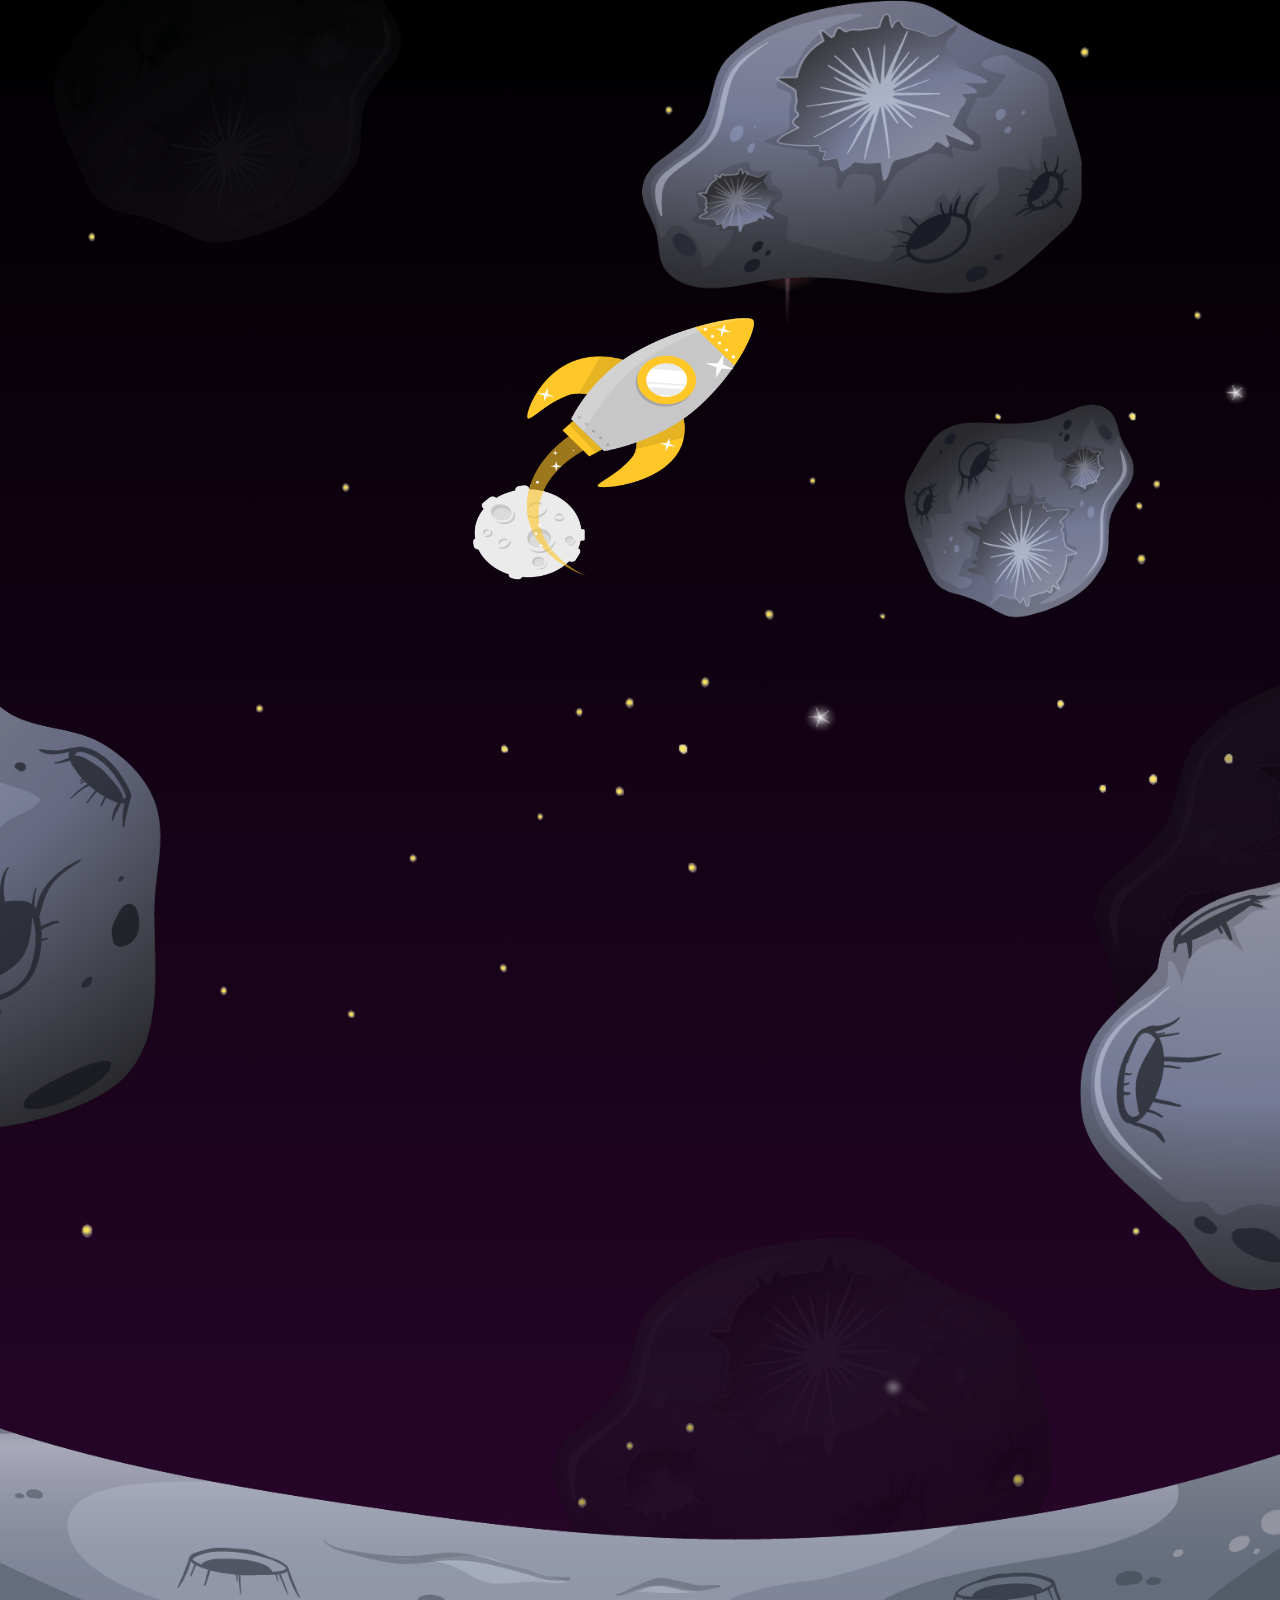
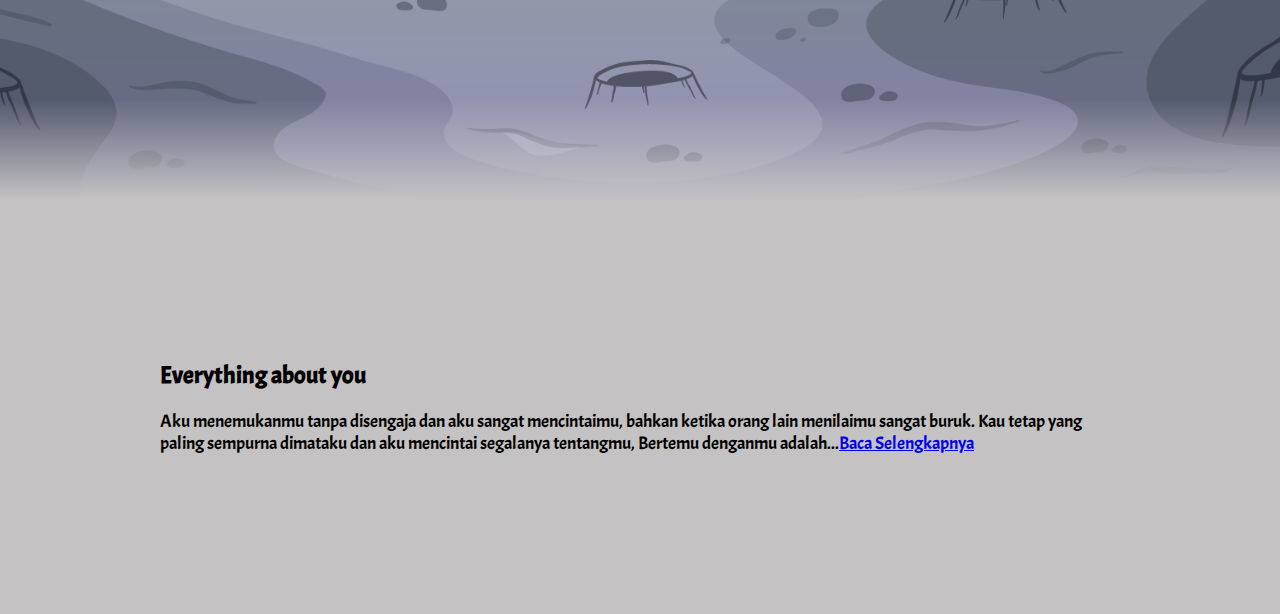
<file: index.html>
<!DOCTYPE html>
<html lang="en">
<head>
	<meta charset="utf-8">
	<meta http-equiv="X-UA-Compatible" content="IE=edge">
	<meta name="viewport" content="width=device-width, initial-scale=1.0">
	<title>Spesial Buat Kamu</title>
	<link rel="stylesheet" type="text/css" href="css/models.css">
</head>
<body>
	<div class="paralax">
		<img src="img/stars.png" id="stars">
		<img src="img/rocket.png" id="rocket">
		<img src="img/meteorid.png" id="meteorid">
		<h1 id="text">I Love You in <br> every Universe</h1>
		<a href="pesan.html" id="button">Scroll Bawah</a>
	</div>
	<div class="description">
		<h2>Everything about you</h2><br>
		<p>
			Aku menemukanmu tanpa disengaja dan aku sangat mencintaimu, bahkan ketika orang lain menilaimu sangat buruk. Kau tetap yang paling sempurna dimataku dan aku mencintai segalanya tentangmu, Bertemu denganmu adalah...<a href="pesan.html">Baca Selengkapnya</a>
		</p>
		<div class="button">
			<span>
            	
			</span>
		</div>
			
	</div>
	<script src="js/script.js"></script>
</body>
</html>
</file>
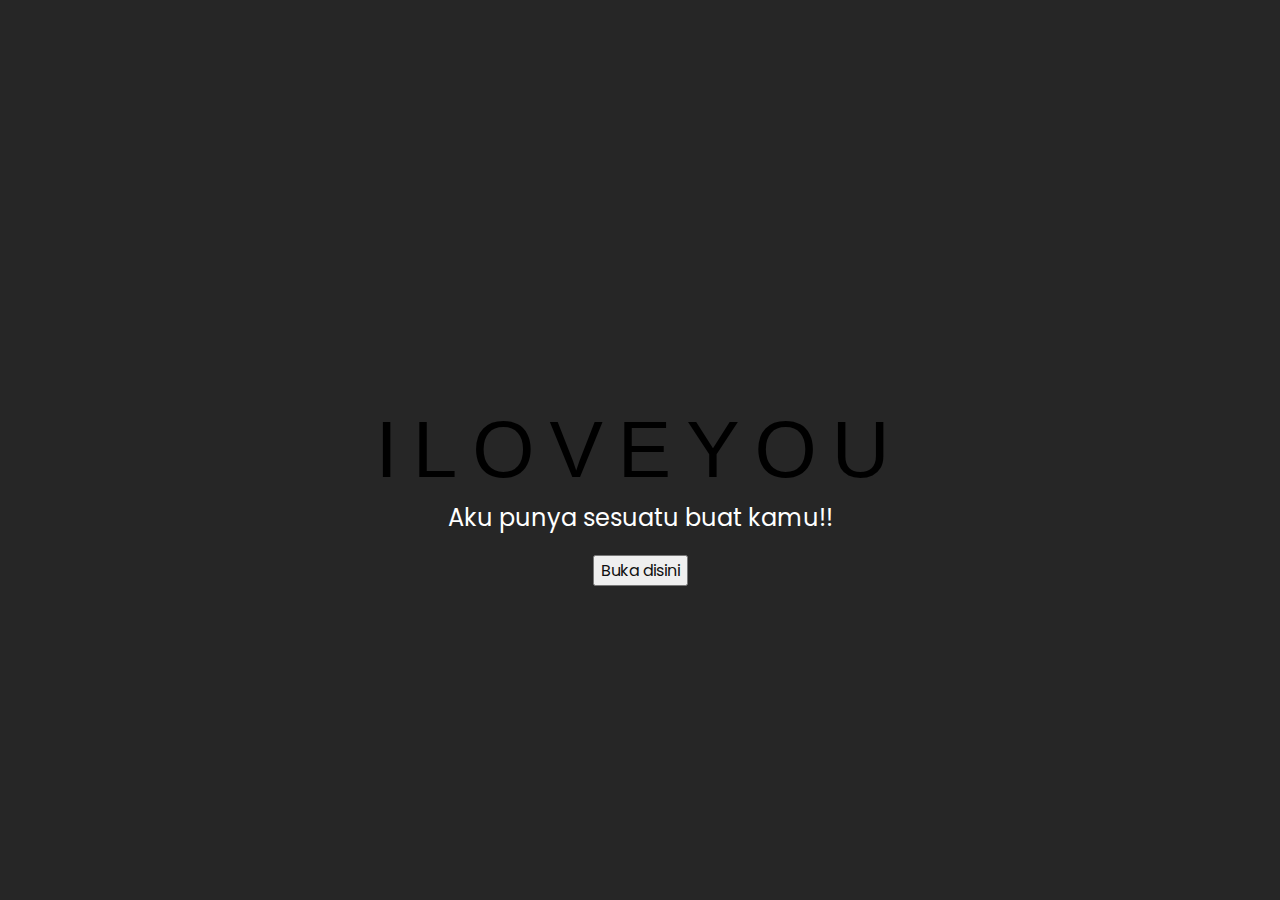
<file: pesan.html>
<!DOCTYPE html>
<html lang="en">
<head>
    <meta charset="UTF-8">
    <meta name="viewport" content="width=device-width, initial-scale=1.0">
    <title>Pesan Untukmu</title>
    <link rel="stylesheet" type="text/css" href="css/style.css">
</head>
<body>
    <ul>
        <li>I</li>
        <li>L</li>
        <li>O</li>
        <li>V</li>
        <li>E</li>
        <li>Y</li>
        <li>O</li>
        <li>U</li>
    </ul>
        <div class="description">
            <span>Aku punya sesuatu buat kamu!!</span>
        </div>
        <div class="button">
            <button>
                <a href="surprise.html">Buka disini</a>
            </button>
</body>
</html>
</file>
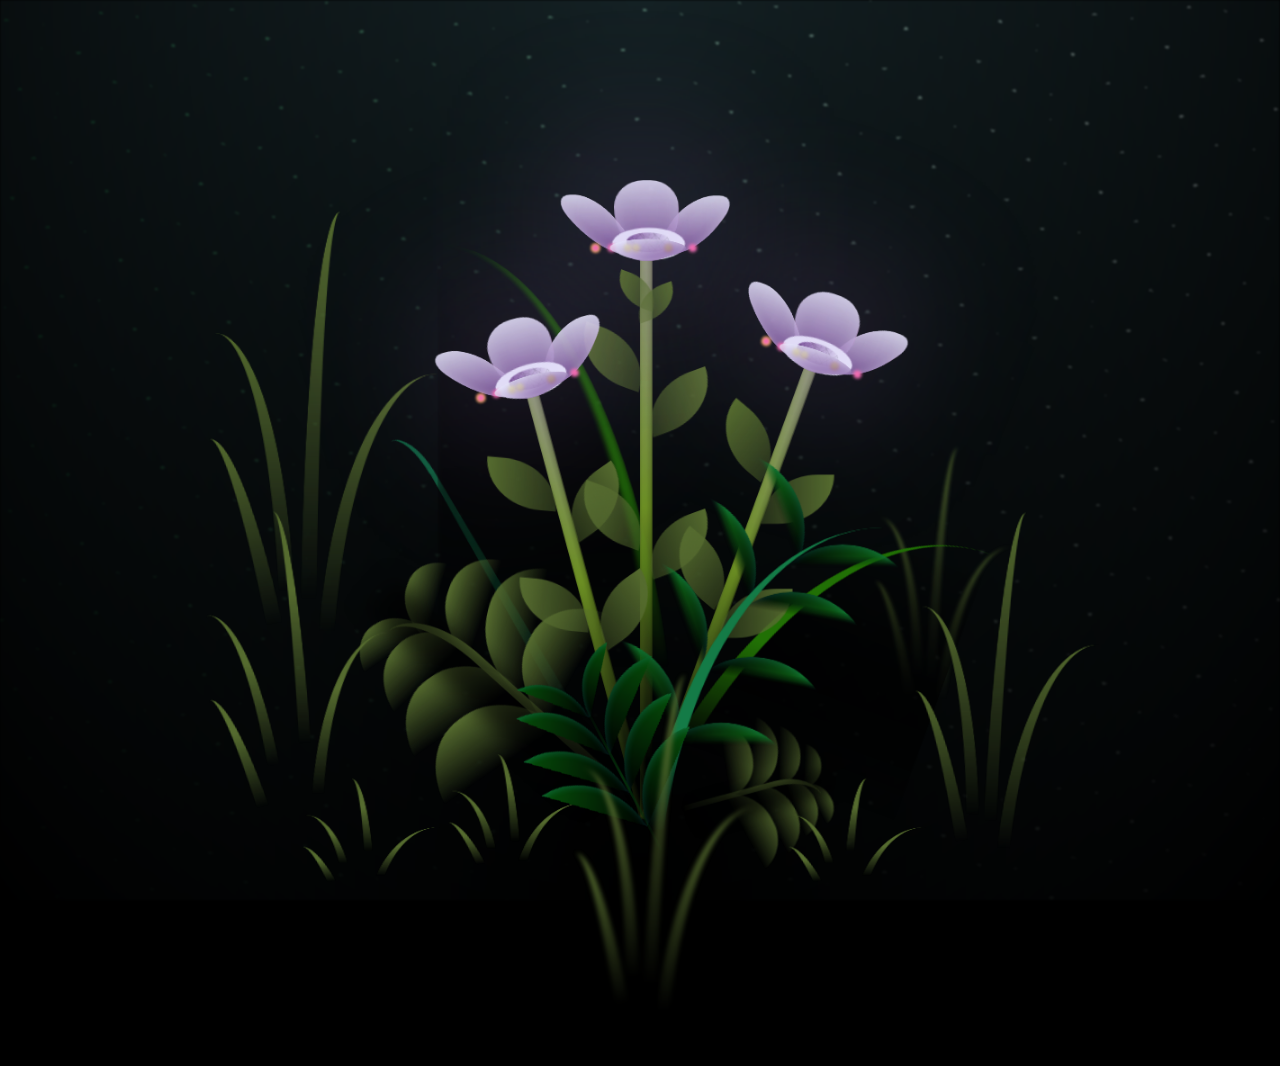
<file: surprise.html>
<!DOCTYPE html>
<html lang="en">
<head>
    <meta charset="UTF-8">
    <meta http-equiv="X-UA-Compatible" content="IE=edge">
    <meta name="viewport" content="width=device-width, initial-scale=1.0">
    <link rel="stylesheet" href="css/main.css">
    <link rel="icon" href="img/flowers.png" type="image/x-icon">
    <title>Hadiah Untukmu</title>
</head>
<body class="container">
    <div class="night"></div>
    <div class="flowers">
      <div class="flower flower--1">
        <div class="flower__leafs flower__leafs--1">
          <div class="flower__leaf flower__leaf--1"></div>
          <div class="flower__leaf flower__leaf--2"></div>
          <div class="flower__leaf flower__leaf--3"></div>
          <div class="flower__leaf flower__leaf--4"></div>
          <div class="flower__white-circle"></div>
  
          <div class="flower__light flower__light--1"></div>
          <div class="flower__light flower__light--2"></div>
          <div class="flower__light flower__light--3"></div>
          <div class="flower__light flower__light--4"></div>
          <div class="flower__light flower__light--5"></div>
          <div class="flower__light flower__light--6"></div>
          <div class="flower__light flower__light--7"></div>
          <div class="flower__light flower__light--8"></div>
  
        </div>
        <div class="flower__line">
          <div class="flower__line__leaf flower__line__leaf--1"></div>
          <div class="flower__line__leaf flower__line__leaf--2"></div>
          <div class="flower__line__leaf flower__line__leaf--3"></div>
          <div class="flower__line__leaf flower__line__leaf--4"></div>
          <div class="flower__line__leaf flower__line__leaf--5"></div>
          <div class="flower__line__leaf flower__line__leaf--6"></div>
        </div>
      </div>
  
      <div class="flower flower--2">
        <div class="flower__leafs flower__leafs--2">
          <div class="flower__leaf flower__leaf--1"></div>
          <div class="flower__leaf flower__leaf--2"></div>
          <div class="flower__leaf flower__leaf--3"></div>
          <div class="flower__leaf flower__leaf--4"></div>
          <div class="flower__white-circle"></div>
  
          <div class="flower__light flower__light--1"></div>
          <div class="flower__light flower__light--2"></div>
          <div class="flower__light flower__light--3"></div>
          <div class="flower__light flower__light--4"></div>
          <div class="flower__light flower__light--5"></div>
          <div class="flower__light flower__light--6"></div>
          <div class="flower__light flower__light--7"></div>
          <div class="flower__light flower__light--8"></div>
  
        </div>
        <div class="flower__line">
          <div class="flower__line__leaf flower__line__leaf--1"></div>
          <div class="flower__line__leaf flower__line__leaf--2"></div>
          <div class="flower__line__leaf flower__line__leaf--3"></div>
          <div class="flower__line__leaf flower__line__leaf--4"></div>
        </div>
      </div>
  
      <div class="flower flower--3">
        <div class="flower__leafs flower__leafs--3">
          <div class="flower__leaf flower__leaf--1"></div>
          <div class="flower__leaf flower__leaf--2"></div>
          <div class="flower__leaf flower__leaf--3"></div>
          <div class="flower__leaf flower__leaf--4"></div>
          <div class="flower__white-circle"></div>
  
          <div class="flower__light flower__light--1"></div>
          <div class="flower__light flower__light--2"></div>
          <div class="flower__light flower__light--3"></div>
          <div class="flower__light flower__light--4"></div>
          <div class="flower__light flower__light--5"></div>
          <div class="flower__light flower__light--6"></div>
          <div class="flower__light flower__light--7"></div>
          <div class="flower__light flower__light--8"></div>
  
        </div>
        <div class="flower__line">
          <div class="flower__line__leaf flower__line__leaf--1"></div>
          <div class="flower__line__leaf flower__line__leaf--2"></div>
          <div class="flower__line__leaf flower__line__leaf--3"></div>
          <div class="flower__line__leaf flower__line__leaf--4"></div>
        </div>
      </div>
  
      <div class="grow-ans" style="--d:1.2s">
        <div class="flower__g-long">
          <div class="flower__g-long__top"></div>
          <div class="flower__g-long__bottom"></div>
        </div>
      </div>
  
      <div class="growing-grass">
        <div class="flower__grass flower__grass--1">
          <div class="flower__grass--top"></div>
          <div class="flower__grass--bottom"></div>
          <div class="flower__grass__leaf flower__grass__leaf--1"></div>
          <div class="flower__grass__leaf flower__grass__leaf--2"></div>
          <div class="flower__grass__leaf flower__grass__leaf--3"></div>
          <div class="flower__grass__leaf flower__grass__leaf--4"></div>
          <div class="flower__grass__leaf flower__grass__leaf--5"></div>
          <div class="flower__grass__leaf flower__grass__leaf--6"></div>
          <div class="flower__grass__leaf flower__grass__leaf--7"></div>
          <div class="flower__grass__leaf flower__grass__leaf--8"></div>
          <div class="flower__grass__overlay"></div>
        </div>
      </div>
  
      <div class="growing-grass">
        <div class="flower__grass flower__grass--2">
          <div class="flower__grass--top"></div>
          <div class="flower__grass--bottom"></div>
          <div class="flower__grass__leaf flower__grass__leaf--1"></div>
          <div class="flower__grass__leaf flower__grass__leaf--2"></div>
          <div class="flower__grass__leaf flower__grass__leaf--3"></div>
          <div class="flower__grass__leaf flower__grass__leaf--4"></div>
          <div class="flower__grass__leaf flower__grass__leaf--5"></div>
          <div class="flower__grass__leaf flower__grass__leaf--6"></div>
          <div class="flower__grass__leaf flower__grass__leaf--7"></div>
          <div class="flower__grass__leaf flower__grass__leaf--8"></div>
          <div class="flower__grass__overlay"></div>
        </div>
      </div>
  
      <div class="grow-ans" style="--d:2.4s">
        <div class="flower__g-right flower__g-right--1">
          <div class="leaf"></div>
        </div>
      </div>
  
      <div class="grow-ans" style="--d:2.8s">
        <div class="flower__g-right flower__g-right--2">
          <div class="leaf"></div>
        </div>
      </div>
  
      <div class="grow-ans" style="--d:2.8s">
        <div class="flower__g-front">
          <div class="flower__g-front__leaf-wrapper flower__g-front__leaf-wrapper--1">
            <div class="flower__g-front__leaf"></div>
          </div>
          <div class="flower__g-front__leaf-wrapper flower__g-front__leaf-wrapper--2">
            <div class="flower__g-front__leaf"></div>
          </div>
          <div class="flower__g-front__leaf-wrapper flower__g-front__leaf-wrapper--3">
            <div class="flower__g-front__leaf"></div>
          </div>
          <div class="flower__g-front__leaf-wrapper flower__g-front__leaf-wrapper--4">
            <div class="flower__g-front__leaf"></div>
          </div>
          <div class="flower__g-front__leaf-wrapper flower__g-front__leaf-wrapper--5">
            <div class="flower__g-front__leaf"></div>
          </div>
          <div class="flower__g-front__leaf-wrapper flower__g-front__leaf-wrapper--6">
            <div class="flower__g-front__leaf"></div>
          </div>
          <div class="flower__g-front__leaf-wrapper flower__g-front__leaf-wrapper--7">
            <div class="flower__g-front__leaf"></div>
          </div>
          <div class="flower__g-front__leaf-wrapper flower__g-front__leaf-wrapper--8">
            <div class="flower__g-front__leaf"></div>
          </div>
          <div class="flower__g-front__line"></div>
        </div>
      </div>
  
      <div class="grow-ans" style="--d:3.2s">
        <div class="flower__g-fr">
          <div class="leaf"></div>
          <div class="flower__g-fr__leaf flower__g-fr__leaf--1"></div>
          <div class="flower__g-fr__leaf flower__g-fr__leaf--2"></div>
          <div class="flower__g-fr__leaf flower__g-fr__leaf--3"></div>
          <div class="flower__g-fr__leaf flower__g-fr__leaf--4"></div>
          <div class="flower__g-fr__leaf flower__g-fr__leaf--5"></div>
          <div class="flower__g-fr__leaf flower__g-fr__leaf--6"></div>
          <div class="flower__g-fr__leaf flower__g-fr__leaf--7"></div>
          <div class="flower__g-fr__leaf flower__g-fr__leaf--8"></div>
        </div>
      </div>
  
      <div class="long-g long-g--0">
        <div class="grow-ans" style="--d:3s">
          <div class="leaf leaf--0"></div>
        </div>
        <div class="grow-ans" style="--d:2.2s">
          <div class="leaf leaf--1"></div>
        </div>
        <div class="grow-ans" style="--d:3.4s">
          <div class="leaf leaf--2"></div>
        </div>
        <div class="grow-ans" style="--d:3.6s">
          <div class="leaf leaf--3"></div>
        </div>
      </div>
  
      <div class="long-g long-g--1">
        <div class="grow-ans" style="--d:3.6s">
          <div class="leaf leaf--0"></div>
        </div>
        <div class="grow-ans" style="--d:3.8s">
          <div class="leaf leaf--1"></div>
        </div>
        <div class="grow-ans" style="--d:4s">
          <div class="leaf leaf--2"></div>
        </div>
        <div class="grow-ans" style="--d:4.2s">
          <div class="leaf leaf--3"></div>
        </div>
      </div>
  
      <div class="long-g long-g--2">
        <div class="grow-ans" style="--d:4s">
          <div class="leaf leaf--0"></div>
        </div>
        <div class="grow-ans" style="--d:4.2s">
          <div class="leaf leaf--1"></div>
        </div>
        <div class="grow-ans" style="--d:4.4s">
          <div class="leaf leaf--2"></div>
        </div>
        <div class="grow-ans" style="--d:4.6s">
          <div class="leaf leaf--3"></div>
        </div>
      </div>
  
      <div class="long-g long-g--3">
        <div class="grow-ans" style="--d:4s">
          <div class="leaf leaf--0"></div>
        </div>
        <div class="grow-ans" style="--d:4.2s">
          <div class="leaf leaf--1"></div>
        </div>
        <div class="grow-ans" style="--d:3s">
          <div class="leaf leaf--2"></div>
        </div>
        <div class="grow-ans" style="--d:3.6s">
          <div class="leaf leaf--3"></div>
        </div>
      </div>
  
      <div class="long-g long-g--4">
        <div class="grow-ans" style="--d:4s">
          <div class="leaf leaf--0"></div>
        </div>
        <div class="grow-ans" style="--d:4.2s">
          <div class="leaf leaf--1"></div>
        </div>
        <div class="grow-ans" style="--d:3s">
          <div class="leaf leaf--2"></div>
        </div>
        <div class="grow-ans" style="--d:3.6s">
          <div class="leaf leaf--3"></div>
        </div>
      </div>
  
      <div class="long-g long-g--5">
        <div class="grow-ans" style="--d:4s">
          <div class="leaf leaf--0"></div>
        </div>
        <div class="grow-ans" style="--d:4.2s">
          <div class="leaf leaf--1"></div>
        </div>
        <div class="grow-ans" style="--d:3s">
          <div class="leaf leaf--2"></div>
        </div>
        <div class="grow-ans" style="--d:3.6s">
          <div class="leaf leaf--3"></div>
        </div>
      </div>
  
      <div class="long-g long-g--6">
        <div class="grow-ans" style="--d:4.2s">
          <div class="leaf leaf--0"></div>
        </div>
        <div class="grow-ans" style="--d:4.4s">
          <div class="leaf leaf--1"></div>
        </div>
        <div class="grow-ans" style="--d:4.6s">
          <div class="leaf leaf--2"></div>
        </div>
        <div class="grow-ans" style="--d:4.8s">
          <div class="leaf leaf--3"></div>
        </div>
      </div>
  
      <div class="long-g long-g--7">
        <div class="grow-ans" style="--d:3s">
          <div class="leaf leaf--0"></div>
        </div>
        <div class="grow-ans" style="--d:3.2s">
          <div class="leaf leaf--1"></div>
        </div>
        <div class="grow-ans" style="--d:3.5s">
          <div class="leaf leaf--2"></div>
        </div>
        <div class="grow-ans" style="--d:3.6s">
          <div class="leaf leaf--3"></div>
        </div>
      </div>
    </div>
    
    <script src="js/main.js"></script>
  </body>
</html>
</file>
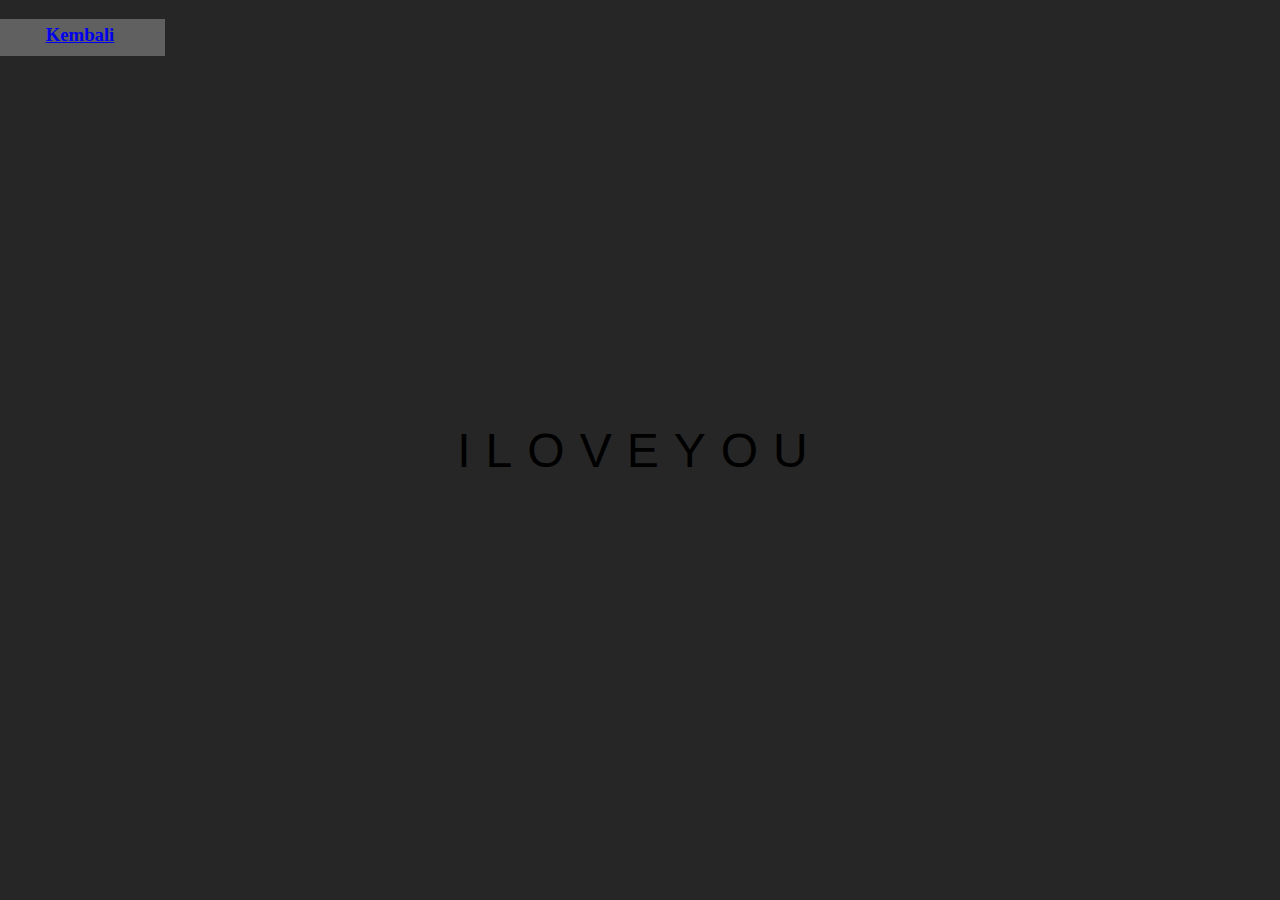
<file: Paralax/masuk.html>
<!DOCTYPE html>
<html lang="en">
<head>
    <meta charset="UTF-8">
    <meta name="viewport" content="width=device-width, initial-scale=1.0">
    <title>Glowing</title>
    <style>
        body{
            margin: 0;
            padding: 0;
            background: #262626;
        }
        ul{
            position: absolute;
            top: 50%;
            left: 50%;
            transform: translate(-50%, -50%);
            margin: 0;
            padding: 0;
            display: flex;
        }
        ul li{
            list-style: none;
            font-family: arial;
            font-size: 3em;
            letter-spacing: 15px;
            text-shadow: none;
            animation: animate 1s infinite linear;
        }
        h3{
            text-align: center;
            background: red;
            width: 150px;
            border-radius: 3px0;
            padding: 5px 10px 10px 5px;
            background-color: rgba(255, 255, 255, 0.27);
            color: 3eaf0gb;
            text-align: center;

        }
        @keyframes animate{
            0%{
                color: #484848;
                text-shadow: none;
            }
            18%{
                color: #484848;
                text-shadow: none;
            }
            20%{
                color: #fff900;
                text-shadow: 0 0 7px #fff900, 0 0 20px #ff6c00;
            }
            30%{
                color: #484848;
                text-shadow: 0 0 7px #fff900, 0 0 20px #ff6c00;
            }
            70%{
                color: #484848;
                text-shadow: none;
            }
            85%{
                color: #fff900;
                text-shadow: 0 0 7px #fff900, 0 0 20px #ff6c00;
            }
            90%{
                color: #484848;
                text-shadow: none;
            }
            100%{
                color: #484848;
                text-shadow: none;
            }
        }
        ul li:nth-child(1){
            animation-delay: .2s;
        }
        ul li:nth-child(2){
            animation-delay: .4s;
        }
        ul li:nth-child(3){
            animation-delay: .6s;
        }
        ul li:nth-child(4){
            animation-delay: .8s;
        }
        ul li:nth-child(5){
            animation-delay: 1s;
        }
        ul li:nth-child(6){
            animation-delay: 1.2s;
        }
        ul li:nth-child(7){
            animation-delay: 1.4s;
        }
    </style>
</head>
<body>
    <h3><a href="index.html">Kembali</a></h3>
    <ul>
        <li>I</li>
        <li>L</li>
        <li>O</li>
        <li>V</li>
        <li>E</li>
        <li>Y</li>
        <li>O</li>
        <li>U</li>
    </ul>
</body>
</html>
</file>
<file: css/models.css>
@import url('https://fonts.googleapis.com/css2?family=Acme&display=swap');
*{
	margin: 0;
	padding: 0;
	box-sizing: border-box;
	scroll-behavior: smooth;
}

body{
	background: linear-gradient(black, #38073b);
	font-family: 'ACME', sans-serif;
}

.paralax{
	position: relative;
	width: 100%;
	height: 200vh;
	padding: 300px;
	display: flex;
	justify-content: center;
	align-items: center;
	overflow: hidden;
}

.paralax::before {
	content: "";
	position: absolute;
	bottom: 0;
	width: 100%;
	height: 100px;
	background: linear-gradient(to top,#c4c2c3,transparent);
	z-index: 1000;
}
.paralax img{
	position: absolute;
	top: 0;
	left: 0;
	width: 100%;
	height: 100%;
	object-fit: cover;
}
#text{
	position: absolute;
	font-size: 4.8em;
	color: white;
	letter-spacing: 2px;
	text-align: center;
	text-shadow: 3px 3px 10px grey;
	bottom: -100px;
}
.paralax img#meteorid{
	z-index: 100;
}

#button{
	position: absolute;
	font-size: 1em;
	color: black;
	background-color: white;
	padding: 10px 50px;
	border-radius: 20px;
	text-decoration: none;
	transform: translateY(100px);
	bottom: -100px;
}
.description {
	position: relative;
	padding: 10em;
	background-color: #c4c2c3;
}
.description p{
	font-size: 1.1em;
}
.button{
	font-size: 1.1rem;
	color: white;
}
</file>
<file: css/style.css>
@import url('https://fonts.googleapis.com/css2?family=Poppins:ital,wght@0,500;1,900&display=swap');
        *{
            font-family: 'Poppins',cursive;
        }
        body{
            margin: 0;
            padding: 0;
            background: #262626;
            display: flex;
            align-items: center;
            justify-content: center;
            flex-direction: column;
        }
        ul{
            position: absolute;
            top: 50%;
            left: 50%;
            transform: translate(-50%, -50%);
            margin: 0;
            padding: 0;
            display: flex;
        }
        ul li{
            list-style: none;
            font-family: arial;
            font-size: 5em;
            letter-spacing: 15px;
            text-shadow: none;
            animation: animate 1s infinite linear;
        }
        h3{
            text-align: center;
            background: red;
            width: 150px;
            border-radius: 3px0;
            padding: 5px 10px 10px 5px;
            background-color: rgba(255, 255, 255, 0.27);
            color: 3eaf0gb;
            text-align: center;

        }
        @keyframes animate{
            0%{
                color: #484848;
                text-shadow: none;
            }
            18%{
                color: #484848;
                text-shadow: none;
            }
            20%{
                color: #fff900;
                text-shadow: 0 0 7px #fff900, 0 0 20px #ff6c00;
            }
            30%{
                color: #484848;
                text-shadow: 0 0 7px #fff900, 0 0 20px #ff6c00;
            }
            70%{
                color: #484848;
                text-shadow: none;
            }
            85%{
                color: #fff900;
                text-shadow: 0 0 7px #fff900, 0 0 20px #ff6c00;
            }
            90%{
                color: #484848;
                text-shadow: none;
            }
            100%{
                color: #484848;
                text-shadow: none;
            }
        }
        ul li:nth-child(1){
            animation-delay: .2s;
        }
        ul li:nth-child(2){
            animation-delay: .4s;
        }
        ul li:nth-child(3){
            animation-delay: .6s;
        }
        ul li:nth-child(4){
            animation-delay: .8s;
        }
        ul li:nth-child(5){
            animation-delay: 1s;
        }
        ul li:nth-child(6){
            animation-delay: 1.2s;
        }
        ul li:nth-child(7){
            animation-delay: 1.4s;
        }
        .description{
        font-size: 1.5rem;
        color: white;
        margin-top: 500px;
        margin-bottom: 20px;
        text-align: center;
        }
        .button a{
        text-decoration: none;
        font-size: 1rem;
        color: #111;
        }
</file>
<file: css/main.css>
*,
*::after,
*::before {
  padding: 0;
  margin: 0;
  box-sizing: border-box;
}

:root {
  --dark-color: #000;
}

body {
  display: flex;
  align-items: flex-end;
  justify-content: center;
  min-height: 100vh;
  background-color: var(--dark-color);
  overflow: hidden;
  perspective: 1000px;
}

.night {
  position: fixed;
  left: 50%;
  top: 0;
  transform: translateX(-50%);
  width: 100%;
  height: 100%;
  filter: blur(0.1vmin);
  background-image: radial-gradient(ellipse at top, transparent 0%, var(--dark-color)), radial-gradient(ellipse at bottom, var(--dark-color), rgba(145, 233, 255, 0.2)), repeating-linear-gradient(220deg, rgb(0, 0, 0) 0px, rgb(0, 0, 0) 19px, transparent 19px, transparent 22px), repeating-linear-gradient(189deg, rgb(0, 0, 0) 0px, rgb(0, 0, 0) 19px, transparent 19px, transparent 22px), repeating-linear-gradient(148deg, rgb(0, 0, 0) 0px, rgb(0, 0, 0) 19px, transparent 19px, transparent 22px), linear-gradient(90deg, rgb(7, 107, 42), rgb(240, 240, 240));
}

.flowers {
  position: relative;
  transform: scale(0.9);
}

.flower {
  position: absolute;
  bottom: 10vmin;
  transform-origin: bottom center;
  z-index: 10;
  --fl-speed: 0.3s;
}
.flower--1 {
  -webkit-animation: moving-flower-1 4s linear infinite;
          animation: moving-flower-1 4s linear infinite;
}
.flower--1 .flower__line {
  height: 70vmin;
  -webkit-animation-delay: 0.3s;
          animation-delay: 0.3s;
}
.flower--1 .flower__line__leaf--1 {
  -webkit-animation: blooming-leaf-right var(--fl-speed) 1.6s backwards;
          animation: blooming-leaf-right var(--fl-speed) 1.6s backwards;
}
.flower--1 .flower__line__leaf--2 {
  -webkit-animation: blooming-leaf-right var(--fl-speed) 1.4s backwards;
          animation: blooming-leaf-right var(--fl-speed) 1.4s backwards;
}
.flower--1 .flower__line__leaf--3 {
  -webkit-animation: blooming-leaf-left var(--fl-speed) 1.2s backwards;
          animation: blooming-leaf-left var(--fl-speed) 1.2s backwards;
}
.flower--1 .flower__line__leaf--4 {
  -webkit-animation: blooming-leaf-left var(--fl-speed) 1s backwards;
          animation: blooming-leaf-left var(--fl-speed) 1s backwards;
}
.flower--1 .flower__line__leaf--5 {
  -webkit-animation: blooming-leaf-right var(--fl-speed) 1.8s backwards;
          animation: blooming-leaf-right var(--fl-speed) 1.8s backwards;
}
.flower--1 .flower__line__leaf--6 {
  -webkit-animation: blooming-leaf-left var(--fl-speed) 2s backwards;
          animation: blooming-leaf-left var(--fl-speed) 2s backwards;
}
.flower--2 {
  left: 50%;
  transform: rotate(20deg);
  -webkit-animation: moving-flower-2 4s linear infinite;
          animation: moving-flower-2 4s linear infinite;
}
.flower--2 .flower__line {
  height: 60vmin;
  -webkit-animation-delay: 0.6s;
          animation-delay: 0.6s;
}
.flower--2 .flower__line__leaf--1 {
  -webkit-animation: blooming-leaf-right var(--fl-speed) 1.9s backwards;
          animation: blooming-leaf-right var(--fl-speed) 1.9s backwards;
}
.flower--2 .flower__line__leaf--2 {
  -webkit-animation: blooming-leaf-right var(--fl-speed) 1.7s backwards;
          animation: blooming-leaf-right var(--fl-speed) 1.7s backwards;
}
.flower--2 .flower__line__leaf--3 {
  -webkit-animation: blooming-leaf-left var(--fl-speed) 1.5s backwards;
          animation: blooming-leaf-left var(--fl-speed) 1.5s backwards;
}
.flower--2 .flower__line__leaf--4 {
  -webkit-animation: blooming-leaf-left var(--fl-speed) 1.3s backwards;
          animation: blooming-leaf-left var(--fl-speed) 1.3s backwards;
}
.flower--3 {
  left: 50%;
  transform: rotate(-15deg);
  -webkit-animation: moving-flower-3 4s linear infinite;
          animation: moving-flower-3 4s linear infinite;
}
.flower--3 .flower__line {
  -webkit-animation-delay: 0.9s;
          animation-delay: 0.9s;
}
.flower--3 .flower__line__leaf--1 {
  -webkit-animation: blooming-leaf-right var(--fl-speed) 2.5s backwards;
          animation: blooming-leaf-right var(--fl-speed) 2.5s backwards;
}
.flower--3 .flower__line__leaf--2 {
  -webkit-animation: blooming-leaf-right var(--fl-speed) 2.3s backwards;
          animation: blooming-leaf-right var(--fl-speed) 2.3s backwards;
}
.flower--3 .flower__line__leaf--3 {
  -webkit-animation: blooming-leaf-left var(--fl-speed) 2.1s backwards;
          animation: blooming-leaf-left var(--fl-speed) 2.1s backwards;
}
.flower--3 .flower__line__leaf--4 {
  -webkit-animation: blooming-leaf-left var(--fl-speed) 1.9s backwards;
          animation: blooming-leaf-left var(--fl-speed) 1.9s backwards;
}
.flower__leafs {
  position: relative;
  -webkit-animation: blooming-flower 2s backwards;
          animation: blooming-flower 2s backwards;
}
.flower__leafs--1 {
  -webkit-animation-delay: 1.1s;
          animation-delay: 1.1s;
}
.flower__leafs--2 {
  -webkit-animation-delay: 1.4s;
          animation-delay: 1.4s;
}
.flower__leafs--3 {
  -webkit-animation-delay: 1.7s;
          animation-delay: 1.7s;
}
.flower__leafs::after {
  content: "";
  position: absolute;
  left: 0;
  top: 0;
  transform: translate(-50%, -100%);
  width: 8vmin;
  height: 8vmin;
  background-color: #b57edc;
  filter: blur(10vmin);
}
.flower__leaf {
  position: absolute;
  bottom: 0;
  left: 50%;
  width: 8vmin;
  height: 11vmin;
  border-radius: 51% 49% 47% 53%/44% 45% 55% 69%;
  background-color: #f672b0;
  background-image: linear-gradient(to top, #7a5299, #e6e6fa);
  transform-origin: bottom center;
  opacity: 0.9;
  box-shadow: inset 0 0 2vmin rgba(230, 230, 250, 0.5);
}
.flower__leaf--1 {
  transform: translate(-10%, 1%) rotateY(40deg) rotateX(-50deg);
}
.flower__leaf--2 {
  transform: translate(-50%, -4%) rotateX(40deg);
}
.flower__leaf--3 {
  transform: translate(-90%, 0%) rotateY(45deg) rotateX(50deg);
}
.flower__leaf--4 {
  width: 8vmin;
  height: 8vmin;
  transform-origin: bottom left;
  border-radius: 4vmin 10vmin 4vmin 4vmin;
  transform: translate(0%, 18%) rotateX(70deg) rotate(-43deg);
  background-image: linear-gradient(to top, #7a5299, #e6e6fa);
  z-index: 1;
  opacity: 0.8;
}
.flower__white-circle {
  position: absolute;
  left: -3.5vmin;
  top: -3vmin;
  width: 9vmin;
  height: 4vmin;
  border-radius: 50%;
  background-color: #e6e6fa;
}
.flower__white-circle::after {
  content: "";
  position: absolute;
  left: 50%;
  top: 45%;
  transform: translate(-50%, -50%);
  width: 60%;
  height: 60%;
  border-radius: inherit;
  background-image: repeating-linear-gradient(135deg, rgba(0, 0, 0, 0.03) 0px, rgba(0, 0, 0, 0.03) 1px, transparent 1px, transparent 12px), repeating-linear-gradient(45deg, rgba(0, 0, 0, 0.03) 0px, rgba(0, 0, 0, 0.03) 1px, transparent 1px, transparent 12px), repeating-linear-gradient(67.5deg, rgba(0, 0, 0, 0.03) 0px, rgba(0, 0, 0, 0.03) 1px, transparent 1px, transparent 12px), repeating-linear-gradient(135deg, rgba(0, 0, 0, 0.03) 0px, rgba(0, 0, 0, 0.03) 1px, transparent 1px, transparent 12px), repeating-linear-gradient(45deg, rgba(0, 0, 0, 0.03) 0px, rgba(0, 0, 0, 0.03) 1px, transparent 1px, transparent 12px), repeating-linear-gradient(112.5deg, rgba(0, 0, 0, 0.03) 0px, rgba(0, 0, 0, 0.03) 1px, transparent 1px, transparent 12px), repeating-linear-gradient(112.5deg, rgba(0, 0, 0, 0.03) 0px, rgba(0, 0, 0, 0.03) 1px, transparent 1px, transparent 12px), repeating-linear-gradient(45deg, rgba(0, 0, 0, 0.03) 0px, rgba(0, 0, 0, 0.03) 1px, transparent 1px, transparent 12px), repeating-linear-gradient(22.5deg, rgba(0, 0, 0, 0.03) 0px, rgba(0, 0, 0, 0.03) 1px, transparent 1px, transparent 12px), repeating-linear-gradient(45deg, rgba(0, 0, 0, 0.03) 0px, rgba(0, 0, 0, 0.03) 1px, transparent 1px, transparent 12px), repeating-linear-gradient(22.5deg, rgba(0, 0, 0, 0.03) 0px, rgba(0, 0, 0, 0.03) 1px, transparent 1px, transparent 12px), repeating-linear-gradient(135deg, rgba(0, 0, 0, 0.03) 0px, rgba(0, 0, 0, 0.03) 1px, transparent 1px, transparent 12px), repeating-linear-gradient(157.5deg, rgba(0, 0, 0, 0.03) 0px, rgba(0, 0, 0, 0.03) 1px, transparent 1px, transparent 12px), repeating-linear-gradient(67.5deg, rgba(0, 0, 0, 0.03) 0px, rgba(0, 0, 0, 0.03) 1px, transparent 1px, transparent 12px), repeating-linear-gradient(67.5deg, rgba(0, 0, 0, 0.03) 0px, rgba(0, 0, 0, 0.03) 1px, transparent 1px, transparent 12px), linear-gradient(90deg, rgb(122, 82, 153), rgb(230, 230, 250));
}
.flower__line {
  height: 55vmin;
  width: 1.5vmin;
  background-image: linear-gradient(to left, rgba(0, 0, 0, 0.2), transparent, rgba(107, 142, 35, 0.2)), linear-gradient(to top, transparent 10%, #6b8e23, #8f9779);
  box-shadow: inset 0 0 2px rgba(0, 0, 0, 0.5);
  -webkit-animation: grow-flower-tree 4s backwards;
          animation: grow-flower-tree 4s backwards;
}
.flower__line__leaf {
  --w: 7vmin;
  --h: calc(var(--w) + 2vmin);
  position: absolute;
  top: 20%;
  left: 90%;
  width: var(--w);
  height: var(--h);
  border-top-right-radius: var(--h);
  border-bottom-left-radius: var(--h);
  background-image: linear-gradient(to top, rgba(85, 107, 47, 0.4), #556b2f);
}
.flower__line__leaf--1 {
  transform: rotate(70deg) rotateY(30deg);
}
.flower__line__leaf--2 {
  top: 45%;
  transform: rotate(70deg) rotateY(30deg);
}
.flower__line__leaf--3, .flower__line__leaf--4, .flower__line__leaf--6 {
  border-top-right-radius: 0;
  border-bottom-left-radius: 0;
  border-top-left-radius: var(--h);
  border-bottom-right-radius: var(--h);
  left: -460%;
  top: 12%;
  transform: rotate(-70deg) rotateY(30deg);
}
.flower__line__leaf--4 {
  top: 40%;
}
.flower__line__leaf--5 {
  top: 0;
  transform-origin: left;
  transform: rotate(70deg) rotateY(30deg) scale(0.6);
}
.flower__line__leaf--6 {
  top: -2%;
  left: -450%;
  transform-origin: right;
  transform: rotate(-70deg) rotateY(30deg) scale(0.6);
}
.flower__light {
  position: absolute;
  bottom: 0vmin;
  width: 1vmin;
  height: 1vmin;
  background-color: rgb(255, 251, 0);
  border-radius: 50%;
  filter: blur(0.2vmin);
  -webkit-animation: light-ans 4s linear infinite backwards;
          animation: light-ans 4s linear infinite backwards;
}
.flower__light:nth-child(odd) {
  background-color: #f76baf;
}
.flower__light--1 {
  left: -2vmin;
  -webkit-animation-delay: 1s;
          animation-delay: 1s;
}
.flower__light--2 {
  left: 3vmin;
  -webkit-animation-delay: 0.5s;
          animation-delay: 0.5s;
}
.flower__light--3 {
  left: -6vmin;
  -webkit-animation-delay: 0.3s;
          animation-delay: 0.3s;
}
.flower__light--4 {
  left: 6vmin;
  -webkit-animation-delay: 0.9s;
          animation-delay: 0.9s;
}
.flower__light--5 {
  left: -1vmin;
  -webkit-animation-delay: 1.5s;
          animation-delay: 1.5s;
}
.flower__light--6 {
  left: -4vmin;
  -webkit-animation-delay: 3s;
          animation-delay: 3s;
}
.flower__light--7 {
  left: 3vmin;
  -webkit-animation-delay: 2s;
          animation-delay: 2s;
}
.flower__light--8 {
  left: -6vmin;
  -webkit-animation-delay: 3.5s;
          animation-delay: 3.5s;
}
.flower__grass {
  --c: #556b2f;
  --line-w: 1.5vmin;
  position: absolute;
  bottom: 12vmin;
  left: -7vmin;
  display: flex;
  flex-direction: column;
  align-items: flex-end;
  z-index: 20;
  transform-origin: bottom center;
  transform: rotate(-48deg) rotateY(40deg);
}
.flower__grass--1 {
  -webkit-animation: moving-grass 2s linear infinite;
          animation: moving-grass 2s linear infinite;
}
.flower__grass--2 {
  left: 2vmin;
  bottom: 10vmin;
  transform: scale(0.5) rotate(75deg) rotateX(10deg) rotateY(-200deg);
  opacity: 0.8;
  z-index: 0;
  -webkit-animation: moving-grass--2 1.5s linear infinite;
          animation: moving-grass--2 1.5s linear infinite;
}
.flower__grass--top {
  width: 7vmin;
  height: 10vmin;
  border-top-right-radius: 100%;
  border-right: var(--line-w) solid var(--c);
  transform-origin: bottom center;
  transform: rotate(-2deg);
}
.flower__grass--bottom {
  margin-top: -2px;
  width: var(--line-w);
  height: 25vmin;
  background-image: linear-gradient(to top, transparent, var(--c));
}
.flower__grass__leaf {
  --size: 10vmin;
  position: absolute;
  width: calc(var(--size) * 2.1);
  height: var(--size);
  border-top-left-radius: var(--size);
  border-top-right-radius: var(--size);
  background-image: linear-gradient(to top, transparent, transparent 30%, var(--c));
  z-index: 100;
}
.flower__grass__leaf--1 {
  top: -6%;
  left: 30%;
  --size: 6vmin;
  transform: rotate(-20deg);
  -webkit-animation: growing-grass-ans--1 2s 2.6s backwards;
          animation: growing-grass-ans--1 2s 2.6s backwards;
}
@-webkit-keyframes growing-grass-ans--1 {
  0% {
    transform-origin: bottom left;
    transform: rotate(-20deg) scale(0);
  }
}
@keyframes growing-grass-ans--1 {
  0% {
    transform-origin: bottom left;
    transform: rotate(-20deg) scale(0);
  }
}
.flower__grass__leaf--2 {
  top: -5%;
  left: -110%;
  --size: 6vmin;
  transform: rotate(10deg);
  -webkit-animation: growing-grass-ans--2 2s 2.4s linear backwards;
          animation: growing-grass-ans--2 2s 2.4s linear backwards;
}
@-webkit-keyframes growing-grass-ans--2 {
  0% {
    transform-origin: bottom right;
    transform: rotate(10deg) scale(0);
  }
}
@keyframes growing-grass-ans--2 {
  0% {
    transform-origin: bottom right;
    transform: rotate(10deg) scale(0);
  }
}
.flower__grass__leaf--3 {
  top: 5%;
  left: 60%;
  --size: 8vmin;
  transform: rotate(-18deg) rotateX(-20deg);
  -webkit-animation: growing-grass-ans--3 2s 2.2s linear backwards;
          animation: growing-grass-ans--3 2s 2.2s linear backwards;
}
@-webkit-keyframes growing-grass-ans--3 {
  0% {
    transform-origin: bottom left;
    transform: rotate(-18deg) rotateX(-20deg) scale(0);
  }
}
@keyframes growing-grass-ans--3 {
  0% {
    transform-origin: bottom left;
    transform: rotate(-18deg) rotateX(-20deg) scale(0);
  }
}
.flower__grass__leaf--4 {
  top: 6%;
  left: -135%;
  --size: 8vmin;
  transform: rotate(2deg);
  -webkit-animation: growing-grass-ans--4 2s 2s linear backwards;
          animation: growing-grass-ans--4 2s 2s linear backwards;
}
@-webkit-keyframes growing-grass-ans--4 {
  0% {
    transform-origin: bottom right;
    transform: rotate(2deg) scale(0);
  }
}
@keyframes growing-grass-ans--4 {
  0% {
    transform-origin: bottom right;
    transform: rotate(2deg) scale(0);
  }
}
.flower__grass__leaf--5 {
  top: 20%;
  left: 60%;
  --size: 10vmin;
  transform: rotate(-24deg) rotateX(-20deg);
  -webkit-animation: growing-grass-ans--5 2s 1.8s linear backwards;
          animation: growing-grass-ans--5 2s 1.8s linear backwards;
}
@-webkit-keyframes growing-grass-ans--5 {
  0% {
    transform-origin: bottom left;
    transform: rotate(-24deg) rotateX(-20deg) scale(0);
  }
}
@keyframes growing-grass-ans--5 {
  0% {
    transform-origin: bottom left;
    transform: rotate(-24deg) rotateX(-20deg) scale(0);
  }
}
.flower__grass__leaf--6 {
  top: 22%;
  left: -180%;
  --size: 10vmin;
  transform: rotate(10deg);
  -webkit-animation: growing-grass-ans--6 2s 1.6s linear backwards;
          animation: growing-grass-ans--6 2s 1.6s linear backwards;
}
@-webkit-keyframes growing-grass-ans--6 {
  0% {
    transform-origin: bottom right;
    transform: rotate(10deg) scale(0);
  }
}
@keyframes growing-grass-ans--6 {
  0% {
    transform-origin: bottom right;
    transform: rotate(10deg) scale(0);
  }
}
.flower__grass__leaf--7 {
  top: 39%;
  left: 70%;
  --size: 10vmin;
  transform: rotate(-10deg);
  -webkit-animation: growing-grass-ans--7 2s 1.4s linear backwards;
          animation: growing-grass-ans--7 2s 1.4s linear backwards;
}
@-webkit-keyframes growing-grass-ans--7 {
  0% {
    transform-origin: bottom left;
    transform: rotate(-10deg) scale(0);
  }
}
@keyframes growing-grass-ans--7 {
  0% {
    transform-origin: bottom left;
    transform: rotate(-10deg) scale(0);
  }
}
.flower__grass__leaf--8 {
  top: 40%;
  left: -215%;
  --size: 11vmin;
  transform: rotate(10deg);
  -webkit-animation: growing-grass-ans--8 2s 1.2s linear backwards;
          animation: growing-grass-ans--8 2s 1.2s linear backwards;
}
@-webkit-keyframes growing-grass-ans--8 {
  0% {
    transform-origin: bottom right;
    transform: rotate(10deg) scale(0);
  }
}
@keyframes growing-grass-ans--8 {
  0% {
    transform-origin: bottom right;
    transform: rotate(10deg) scale(0);
  }
}
.flower__grass__overlay {
  position: absolute;
  top: -10%;
  right: 0%;
  width: 100%;
  height: 100%;
  background-color: rgba(0, 0, 0, 0.6);
  filter: blur(1.5vmin);
  z-index: 100;
}
.flower__g-long {
  --w: 2vmin;
  --h: 6vmin;
  --c: #0e5b3c;
  position: absolute;
  bottom: 10vmin;
  left: -3vmin;
  transform-origin: bottom center;
  transform: rotate(-30deg) rotateY(-20deg);
  display: flex;
  flex-direction: column;
  align-items: flex-end;
  -webkit-animation: flower-g-long-ans 3s linear infinite;
          animation: flower-g-long-ans 3s linear infinite;
}
@-webkit-keyframes flower-g-long-ans {
  0%, 100% {
    transform: rotate(-30deg) rotateY(-20deg);
  }
  50% {
    transform: rotate(-32deg) rotateY(-20deg);
  }
}
@keyframes flower-g-long-ans {
  0%, 100% {
    transform: rotate(-30deg) rotateY(-20deg);
  }
  50% {
    transform: rotate(-32deg) rotateY(-20deg);
  }
}
.flower__g-long__top {
  top: calc(var(--h) * -1);
  width: calc(var(--w) + 1vmin);
  height: var(--h);
  border-top-right-radius: 100%;
  border-right: 0.7vmin solid var(--c);
  transform: translate(-0.7vmin, 1vmin);
}
.flower__g-long__bottom {
  width: var(--w);
  height: 50vmin;
  transform-origin: bottom center;
  background-image: linear-gradient(to top, transparent 30%, var(--c));
  box-shadow: inset 0 0 2px rgba(0, 0, 0, 0.5);
  -webkit-clip-path: polygon(35% 0, 65% 1%, 100% 100%, 0% 100%);
          clip-path: polygon(35% 0, 65% 1%, 100% 100%, 0% 100%);
}
.flower__g-right {
  position: absolute;
  bottom: 6vmin;
  left: -2vmin;
  transform-origin: bottom left;
  transform: rotate(20deg);
}
.flower__g-right .leaf {
  width: 30vmin;
  height: 50vmin;
  border-top-left-radius: 100%;
  border-left: 2vmin solid #217005;
  background-image: linear-gradient(to bottom, transparent, var(--dark-color) 60%);
  -webkit-mask-image: linear-gradient(to top, transparent 30%, #24803e 60%);
}
.flower__g-right--1 {
  -webkit-animation: flower-g-right-ans 2.5s linear infinite;
          animation: flower-g-right-ans 2.5s linear infinite;
}
.flower__g-right--2 {
  left: 5vmin;
  transform: rotateY(-180deg);
  -webkit-animation: flower-g-right-ans--2 3s linear infinite;
          animation: flower-g-right-ans--2 3s linear infinite;
}
.flower__g-right--2 .leaf {
  height: 75vmin;
  filter: blur(0.3vmin);
  opacity: 0.8;
}
@-webkit-keyframes flower-g-right-ans {
  0%, 100% {
    transform: rotate(20deg);
  }
  50% {
    transform: rotate(24deg) rotateX(-20deg);
  }
}
@keyframes flower-g-right-ans {
  0%, 100% {
    transform: rotate(20deg);
  }
  50% {
    transform: rotate(24deg) rotateX(-20deg);
  }
}
@-webkit-keyframes flower-g-right-ans--2 {
  0%, 100% {
    transform: rotateY(-180deg) rotate(0deg) rotateX(-20deg);
  }
  50% {
    transform: rotateY(-180deg) rotate(6deg) rotateX(-20deg);
  }
}
@keyframes flower-g-right-ans--2 {
  0%, 100% {
    transform: rotateY(-180deg) rotate(0deg) rotateX(-20deg);
  }
  50% {
    transform: rotateY(-180deg) rotate(6deg) rotateX(-20deg);
  }
}
.flower__g-front {
  position: absolute;
  bottom: 6vmin;
  left: 2.5vmin;
  z-index: 100;
  transform-origin: bottom center;
  transform: rotate(-28deg) rotateY(30deg) scale(1.04);
  -webkit-animation: flower__g-front-ans 2s linear infinite;
          animation: flower__g-front-ans 2s linear infinite;
}
@-webkit-keyframes flower__g-front-ans {
  0%, 100% {
    transform: rotate(-28deg) rotateY(30deg) scale(1.04);
  }
  50% {
    transform: rotate(-35deg) rotateY(40deg) scale(1.04);
  }
}
@keyframes flower__g-front-ans {
  0%, 100% {
    transform: rotate(-28deg) rotateY(30deg) scale(1.04);
  }
  50% {
    transform: rotate(-35deg) rotateY(40deg) scale(1.04);
  }
}
.flower__g-front__line {
  width: 0.3vmin;
  height: 20vmin;
  background-image: linear-gradient(to top, transparent, #042e0b, transparent 100%);
  position: relative;
}
.flower__g-front__leaf-wrapper {
  position: absolute;
  top: 0;
  left: 0;
  transform-origin: bottom left;
  transform: rotate(10deg);
}
.flower__g-front__leaf-wrapper:nth-child(even) {
  left: 0vmin;
  transform: rotateY(-180deg) rotate(5deg);
  -webkit-animation: flower__g-front__leaf-left-ans 1s ease-in backwards;
          animation: flower__g-front__leaf-left-ans 1s ease-in backwards;
}
.flower__g-front__leaf-wrapper:nth-child(odd) {
  -webkit-animation: flower__g-front__leaf-ans 1s ease-in backwards;
          animation: flower__g-front__leaf-ans 1s ease-in backwards;
}
.flower__g-front__leaf-wrapper--1 {
  top: -8vmin;
  transform: scale(0.7);
  -webkit-animation: flower__g-front__leaf-ans 1s 5.5s ease-in backwards !important;
          animation: flower__g-front__leaf-ans 1s 5.5s ease-in backwards !important;
}
.flower__g-front__leaf-wrapper--2 {
  top: -8vmin;
  transform: rotateY(-180deg) scale(0.7) !important;
  -webkit-animation: flower__g-front__leaf-left-ans-2 1s 4.6s ease-in backwards !important;
          animation: flower__g-front__leaf-left-ans-2 1s 4.6s ease-in backwards !important;
}
.flower__g-front__leaf-wrapper--3 {
  top: -3vmin;
  -webkit-animation: flower__g-front__leaf-ans 1s 4.6s ease-in backwards;
          animation: flower__g-front__leaf-ans 1s 4.6s ease-in backwards;
}
.flower__g-front__leaf-wrapper--4 {
  top: -3vmin;
  transform: rotateY(-180deg) scale(0.9) !important;
  -webkit-animation: flower__g-front__leaf-left-ans-2 1s 4.6s ease-in backwards !important;
          animation: flower__g-front__leaf-left-ans-2 1s 4.6s ease-in backwards !important;
}
@-webkit-keyframes flower__g-front__leaf-left-ans-2 {
  0% {
    transform: rotateY(-180deg) scale(0);
  }
}
@keyframes flower__g-front__leaf-left-ans-2 {
  0% {
    transform: rotateY(-180deg) scale(0);
  }
}
.flower__g-front__leaf-wrapper--5, .flower__g-front__leaf-wrapper--6 {
  top: 2vmin;
}
.flower__g-front__leaf-wrapper--7, .flower__g-front__leaf-wrapper--8 {
  top: 6.5vmin;
}
.flower__g-front__leaf-wrapper--2 {
  -webkit-animation-delay: 5.2s !important;
          animation-delay: 5.2s !important;
}
.flower__g-front__leaf-wrapper--3 {
  -webkit-animation-delay: 4.9s !important;
          animation-delay: 4.9s !important;
}
.flower__g-front__leaf-wrapper--5 {
  -webkit-animation-delay: 4.3s !important;
          animation-delay: 4.3s !important;
}
.flower__g-front__leaf-wrapper--6 {
  -webkit-animation-delay: 4.1s !important;
          animation-delay: 4.1s !important;
}
.flower__g-front__leaf-wrapper--7 {
  -webkit-animation-delay: 3.8s !important;
          animation-delay: 3.8s !important;
}
.flower__g-front__leaf-wrapper--8 {
  -webkit-animation-delay: 3.5s !important;
          animation-delay: 3.5s !important;
}
@-webkit-keyframes flower__g-front__leaf-ans {
  0% {
    transform: rotate(10deg) scale(0);
  }
}
@keyframes flower__g-front__leaf-ans {
  0% {
    transform: rotate(10deg) scale(0);
  }
}
@-webkit-keyframes flower__g-front__leaf-left-ans {
  0% {
    transform: rotateY(-180deg) rotate(5deg) scale(0);
  }
}
@keyframes flower__g-front__leaf-left-ans {
  0% {
    transform: rotateY(-180deg) rotate(5deg) scale(0);
  }
}
.flower__g-front__leaf {
  width: 10vmin;
  height: 10vmin;
  border-radius: 100% 0% 0% 100%/100% 100% 0% 0%;
  box-shadow: inset 0 2px 1vmin hsla(184deg, 97%, 58%, 0.2);
  background-image: linear-gradient(to bottom left, transparent, var(--dark-color)), linear-gradient(to bottom right, #064f0a 50%, transparent 50%, transparent);
  -webkit-mask-image: linear-gradient(to bottom right, #097149 50%, transparent 50%, transparent);
  mask-image: linear-gradient(to bottom right, #0e8723 50%, transparent 50%, transparent);
}
.flower__g-fr {
  position: absolute;
  bottom: -4vmin;
  left: vmin;
  transform-origin: bottom left;
  z-index: 10;
  -webkit-animation: flower__g-fr-ans 2s linear infinite;
          animation: flower__g-fr-ans 2s linear infinite;
}
@-webkit-keyframes flower__g-fr-ans {
  0%, 100% {
    transform: rotate(2deg);
  }
  50% {
    transform: rotate(4deg);
  }
}
@keyframes flower__g-fr-ans {
  0%, 100% {
    transform: rotate(2deg);
  }
  50% {
    transform: rotate(4deg);
  }
}
.flower__g-fr .leaf {
  width: 30vmin;
  height: 50vmin;
  border-top-left-radius: 100%;
  border-left: 2vmin solid #147b47;
  -webkit-mask-image: linear-gradient(to top, transparent 25%, #0e4e2a 50%);
  position: relative;
  z-index: 1;
}
.flower__g-fr__leaf {
  position: absolute;
  top: 0;
  left: 0;
  width: 10vmin;
  height: 10vmin;
  border-radius: 100% 0% 0% 100%/100% 100% 0% 0%;
  box-shadow: inset 0 2px 1vmin hsla(184deg, 97%, 58%, 0.2);
  background-image: linear-gradient(to bottom left, transparent, var(--dark-color) 98%), linear-gradient(to bottom right, #106e18 45%, transparent 50%, transparent);
  -webkit-mask-image: linear-gradient(135deg, #175f22 40%, transparent 50%, transparent);
}
.flower__g-fr__leaf--1 {
  left: 20vmin;
  transform: rotate(45deg);
  -webkit-animation: flower__g-fr-leaft-ans-1 0.5s 5.2s linear backwards;
          animation: flower__g-fr-leaft-ans-1 0.5s 5.2s linear backwards;
}
@-webkit-keyframes flower__g-fr-leaft-ans-1 {
  0% {
    transform-origin: left;
    transform: rotate(45deg) scale(0);
  }
}
@keyframes flower__g-fr-leaft-ans-1 {
  0% {
    transform-origin: left;
    transform: rotate(45deg) scale(0);
  }
}
.flower__g-fr__leaf--2 {
  left: 12vmin;
  top: -7vmin;
  transform: rotate(25deg) rotateY(-180deg);
  -webkit-animation: flower__g-fr-leaft-ans-6 0.5s 5s linear backwards;
          animation: flower__g-fr-leaft-ans-6 0.5s 5s linear backwards;
}
.flower__g-fr__leaf--3 {
  left: 15vmin;
  top: 6vmin;
  transform: rotate(55deg);
  -webkit-animation: flower__g-fr-leaft-ans-5 0.5s 4.8s linear backwards;
          animation: flower__g-fr-leaft-ans-5 0.5s 4.8s linear backwards;
}
.flower__g-fr__leaf--4 {
  left: 6vmin;
  top: -2vmin;
  transform: rotate(25deg) rotateY(-180deg);
  -webkit-animation: flower__g-fr-leaft-ans-6 0.5s 4.6s linear backwards;
          animation: flower__g-fr-leaft-ans-6 0.5s 4.6s linear backwards;
}
.flower__g-fr__leaf--5 {
  left: 10vmin;
  top: 14vmin;
  transform: rotate(55deg);
  -webkit-animation: flower__g-fr-leaft-ans-5 0.5s 4.4s linear backwards;
          animation: flower__g-fr-leaft-ans-5 0.5s 4.4s linear backwards;
}
@-webkit-keyframes flower__g-fr-leaft-ans-5 {
  0% {
    transform-origin: left;
    transform: rotate(55deg) scale(0);
  }
}
@keyframes flower__g-fr-leaft-ans-5 {
  0% {
    transform-origin: left;
    transform: rotate(55deg) scale(0);
  }
}
.flower__g-fr__leaf--6 {
  left: 0vmin;
  top: 6vmin;
  transform: rotate(25deg) rotateY(-180deg);
  -webkit-animation: flower__g-fr-leaft-ans-6 0.5s 4.2s linear backwards;
          animation: flower__g-fr-leaft-ans-6 0.5s 4.2s linear backwards;
}
@-webkit-keyframes flower__g-fr-leaft-ans-6 {
  0% {
    transform-origin: right;
    transform: rotate(25deg) rotateY(-180deg) scale(0);
  }
}
@keyframes flower__g-fr-leaft-ans-6 {
  0% {
    transform-origin: right;
    transform: rotate(25deg) rotateY(-180deg) scale(0);
  }
}
.flower__g-fr__leaf--7 {
  left: 5vmin;
  top: 22vmin;
  transform: rotate(45deg);
  -webkit-animation: flower__g-fr-leaft-ans-7 0.5s 4s linear backwards;
          animation: flower__g-fr-leaft-ans-7 0.5s 4s linear backwards;
}
@-webkit-keyframes flower__g-fr-leaft-ans-7 {
  0% {
    transform-origin: left;
    transform: rotate(45deg) scale(0);
  }
}
@keyframes flower__g-fr-leaft-ans-7 {
  0% {
    transform-origin: left;
    transform: rotate(45deg) scale(0);
  }
}
.flower__g-fr__leaf--8 {
  left: -4vmin;
  top: 15vmin;
  transform: rotate(15deg) rotateY(-180deg);
  -webkit-animation: flower__g-fr-leaft-ans-8 0.5s 3.8s linear backwards;
          animation: flower__g-fr-leaft-ans-8 0.5s 3.8s linear backwards;
}
@-webkit-keyframes flower__g-fr-leaft-ans-8 {
  0% {
    transform-origin: right;
    transform: rotate(15deg) rotateY(-180deg) scale(0);
  }
}
@keyframes flower__g-fr-leaft-ans-8 {
  0% {
    transform-origin: right;
    transform: rotate(15deg) rotateY(-180deg) scale(0);
  }
}

.long-g {
  position: absolute;
  bottom: 25vmin;
  left: -42vmin;
  transform-origin: bottom left;
}
.long-g--1 {
  bottom: 0vmin;
  transform: scale(0.8) rotate(-5deg);
}
.long-g--1 .leaf {
  -webkit-mask-image: linear-gradient(to top, transparent 40%, #196d2a 80%) !important;
}
.long-g--1 .leaf--1 {
  --w: 5vmin;
  --h: 60vmin;
  left: -2vmin;
  transform: rotate(3deg) rotateY(-180deg);
}
.long-g--2, .long-g--3 {
  bottom: -3vmin;
  left: -35vmin;
  transform-origin: center;
  transform: scale(0.6) rotateX(60deg);
}
.long-g--2 .leaf, .long-g--3 .leaf {
  -webkit-mask-image: linear-gradient(to top, transparent 50%, #176220 80%) !important;
}
.long-g--2 .leaf--1, .long-g--3 .leaf--1 {
  left: -1vmin;
  transform: rotateY(-180deg);
}
.long-g--3 {
  left: -17vmin;
  bottom: 0vmin;
}
.long-g--3 .leaf {
  -webkit-mask-image: linear-gradient(to top, transparent 40%, #176220 80%) !important;
}
.long-g--4 {
  left: 25vmin;
  bottom: -3vmin;
  transform-origin: center;
  transform: scale(0.6) rotateX(60deg);
}
.long-g--4 .leaf {
  -webkit-mask-image: linear-gradient(to top, transparent 50%, #176220 80%) !important;
}
.long-g--5 {
  left: 42vmin;
  bottom: 0vmin;
  transform: scale(0.8) rotate(2deg);
}
.long-g--6 {
  left: 0vmin;
  bottom: -20vmin;
  z-index: 100;
  filter: blur(0.3vmin);
  transform: scale(0.8) rotate(2deg);
}
.long-g--7 {
  left: 35vmin;
  bottom: 20vmin;
  z-index: -1;
  filter: blur(0.3vmin);
  transform: scale(0.6) rotate(2deg);
  opacity: 0.7;
}
.long-g .leaf {
  --w: 15vmin;
  --h: 40vmin;
  --c: #556b2f;
  position: absolute;
  bottom: 0;
  width: var(--w);
  height: var(--h);
  border-top-left-radius: 100%;
  border-left: 2vmin solid var(--c);
  -webkit-mask-image: linear-gradient(to top, transparent 20%, var(--dark-color));
  transform-origin: bottom center;
}
.long-g .leaf--0 {
  left: 2vmin;
  -webkit-animation: leaf-ans-1 4s linear infinite;
          animation: leaf-ans-1 4s linear infinite;
}
.long-g .leaf--1 {
  --w: 5vmin;
  --h: 60vmin;
  -webkit-animation: leaf-ans-1 4s linear infinite;
          animation: leaf-ans-1 4s linear infinite;
}
.long-g .leaf--2 {
  --w: 10vmin;
  --h: 40vmin;
  left: -0.5vmin;
  bottom: 5vmin;
  transform-origin: bottom left;
  transform: rotateY(-180deg);
  -webkit-animation: leaf-ans-2 3s linear infinite;
          animation: leaf-ans-2 3s linear infinite;
}
.long-g .leaf--3 {
  --w: 5vmin;
  --h: 30vmin;
  left: -1vmin;
  bottom: 3.2vmin;
  transform-origin: bottom left;
  transform: rotate(-10deg) rotateY(-180deg);
  -webkit-animation: leaf-ans-3 3s linear infinite;
          animation: leaf-ans-3 3s linear infinite;
}

@-webkit-keyframes leaf-ans-1 {
  0%, 100% {
    transform: rotate(-5deg) scale(1);
  }
  50% {
    transform: rotate(5deg) scale(1.1);
  }
}

@keyframes leaf-ans-1 {
  0%, 100% {
    transform: rotate(-5deg) scale(1);
  }
  50% {
    transform: rotate(5deg) scale(1.1);
  }
}
@-webkit-keyframes leaf-ans-2 {
  0%, 100% {
    transform: rotateY(-180deg) rotate(5deg);
  }
  50% {
    transform: rotateY(-180deg) rotate(0deg) scale(1.1);
  }
}
@keyframes leaf-ans-2 {
  0%, 100% {
    transform: rotateY(-180deg) rotate(5deg);
  }
  50% {
    transform: rotateY(-180deg) rotate(0deg) scale(1.1);
  }
}
@-webkit-keyframes leaf-ans-3 {
  0%, 100% {
    transform: rotate(-10deg) rotateY(-180deg);
  }
  50% {
    transform: rotate(-20deg) rotateY(-180deg);
  }
}
@keyframes leaf-ans-3 {
  0%, 100% {
    transform: rotate(-10deg) rotateY(-180deg);
  }
  50% {
    transform: rotate(-20deg) rotateY(-180deg);
  }
}
.grow-ans {
  -webkit-animation: grow-ans 2s var(--d) backwards;
          animation: grow-ans 2s var(--d) backwards;
}

@-webkit-keyframes grow-ans {
  0% {
    transform: scale(0);
    opacity: 0;
  }
}

@keyframes grow-ans {
  0% {
    transform: scale(0);
    opacity: 0;
  }
}
@-webkit-keyframes light-ans {
  0% {
    opacity: 0;
    transform: translateY(0vmin);
  }
  25% {
    opacity: 1;
    transform: translateY(-5vmin) translateX(-2vmin);
  }
  50% {
    opacity: 1;
    transform: translateY(-15vmin) translateX(2vmin);
    filter: blur(0.2vmin);
  }
  75% {
    transform: translateY(-20vmin) translateX(-2vmin);
    filter: blur(0.2vmin);
  }
  100% {
    transform: translateY(-30vmin);
    opacity: 0;
    filter: blur(1vmin);
  }
}
@keyframes light-ans {
  0% {
    opacity: 0;
    transform: translateY(0vmin);
  }
  25% {
    opacity: 1;
    transform: translateY(-5vmin) translateX(-2vmin);
  }
  50% {
    opacity: 1;
    transform: translateY(-15vmin) translateX(2vmin);
    filter: blur(0.2vmin);
  }
  75% {
    transform: translateY(-20vmin) translateX(-2vmin);
    filter: blur(0.2vmin);
  }
  100% {
    transform: translateY(-30vmin);
    opacity: 0;
    filter: blur(1vmin);
  }
}
@-webkit-keyframes moving-flower-1 {
  0%, 100% {
    transform: rotate(2deg);
  }
  50% {
    transform: rotate(-2deg);
  }
}
@keyframes moving-flower-1 {
  0%, 100% {
    transform: rotate(2deg);
  }
  50% {
    transform: rotate(-2deg);
  }
}
@-webkit-keyframes moving-flower-2 {
  0%, 100% {
    transform: rotate(18deg);
  }
  50% {
    transform: rotate(14deg);
  }
}
@keyframes moving-flower-2 {
  0%, 100% {
    transform: rotate(18deg);
  }
  50% {
    transform: rotate(14deg);
  }
}
@-webkit-keyframes moving-flower-3 {
  0%, 100% {
    transform: rotate(-18deg);
  }
  50% {
    transform: rotate(-20deg) rotateY(-10deg);
  }
}
@keyframes moving-flower-3 {
  0%, 100% {
    transform: rotate(-18deg);
  }
  50% {
    transform: rotate(-20deg) rotateY(-10deg);
  }
}
@-webkit-keyframes blooming-leaf-right {
  0% {
    transform-origin: left;
    transform: rotate(70deg) rotateY(30deg) scale(0);
  }
}
@keyframes blooming-leaf-right {
  0% {
    transform-origin: left;
    transform: rotate(70deg) rotateY(30deg) scale(0);
  }
}
@-webkit-keyframes blooming-leaf-left {
  0% {
    transform-origin: right;
    transform: rotate(-70deg) rotateY(30deg) scale(0);
  }
}
@keyframes blooming-leaf-left {
  0% {
    transform-origin: right;
    transform: rotate(-70deg) rotateY(30deg) scale(0);
  }
}
@-webkit-keyframes grow-flower-tree {
  0% {
    height: 0;
    border-radius: 1vmin;
  }
}
@keyframes grow-flower-tree {
  0% {
    height: 0;
    border-radius: 1vmin;
  }
}
@-webkit-keyframes blooming-flower {
  0% {
    transform: scale(0);
  }
}
@keyframes blooming-flower {
  0% {
    transform: scale(0);
  }
}
@-webkit-keyframes moving-grass {
  0%, 100% {
    transform: rotate(-48deg) rotateY(40deg);
  }
  50% {
    transform: rotate(-50deg) rotateY(40deg);
  }
}
@keyframes moving-grass {
  0%, 100% {
    transform: rotate(-48deg) rotateY(40deg);
  }
  50% {
    transform: rotate(-50deg) rotateY(40deg);
  }
}
@-webkit-keyframes moving-grass--2 {
  0%, 100% {
    transform: scale(0.5) rotate(75deg) rotateX(10deg) rotateY(-200deg);
  }
  50% {
    transform: scale(0.5) rotate(79deg) rotateX(10deg) rotateY(-200deg);
  }
}
@keyframes moving-grass--2 {
  0%, 100% {
    transform: scale(0.5) rotate(75deg) rotateX(10deg) rotateY(-200deg);
  }
  50% {
    transform: scale(0.5) rotate(79deg) rotateX(10deg) rotateY(-200deg);
  }
}
.growing-grass {
  -webkit-animation: growing-grass-ans 1s 2s backwards;
          animation: growing-grass-ans 1s 2s backwards;
}

@-webkit-keyframes growing-grass-ans {
  0% {
    transform: scale(0);
  }
}

@keyframes growing-grass-ans {
  0% {
    transform: scale(0);
  }
}
.container * {
  -webkit-animation-play-state: paused !important;
          animation-play-state: paused !important;
}
</file>
